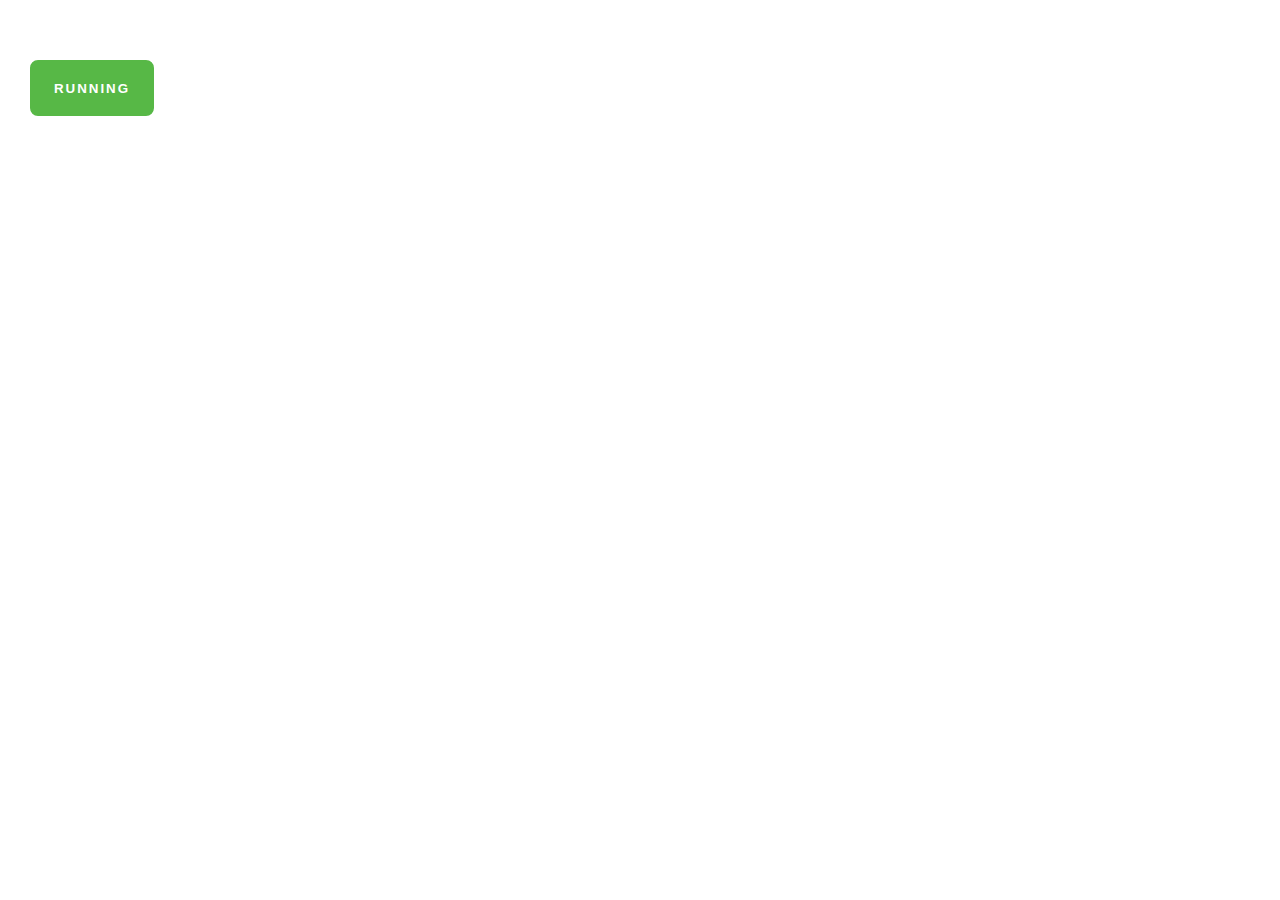
<file: button animation/index.html>
<!DOCTYPE html>
<html>
<head>
    <meta charset="utf-8" />
    <meta http-equiv="X-UA-Compatible" content="IE=edge">
    <title>Page Title</title>
    <meta name="viewport" content="width=device-width, initial-scale=1">
    <link rel="stylesheet" type="text/css" media="screen" href="style.css" />
</head>
<body>
    <button class="btn">RUNNING</button>
    
</body>
</html>
</file>
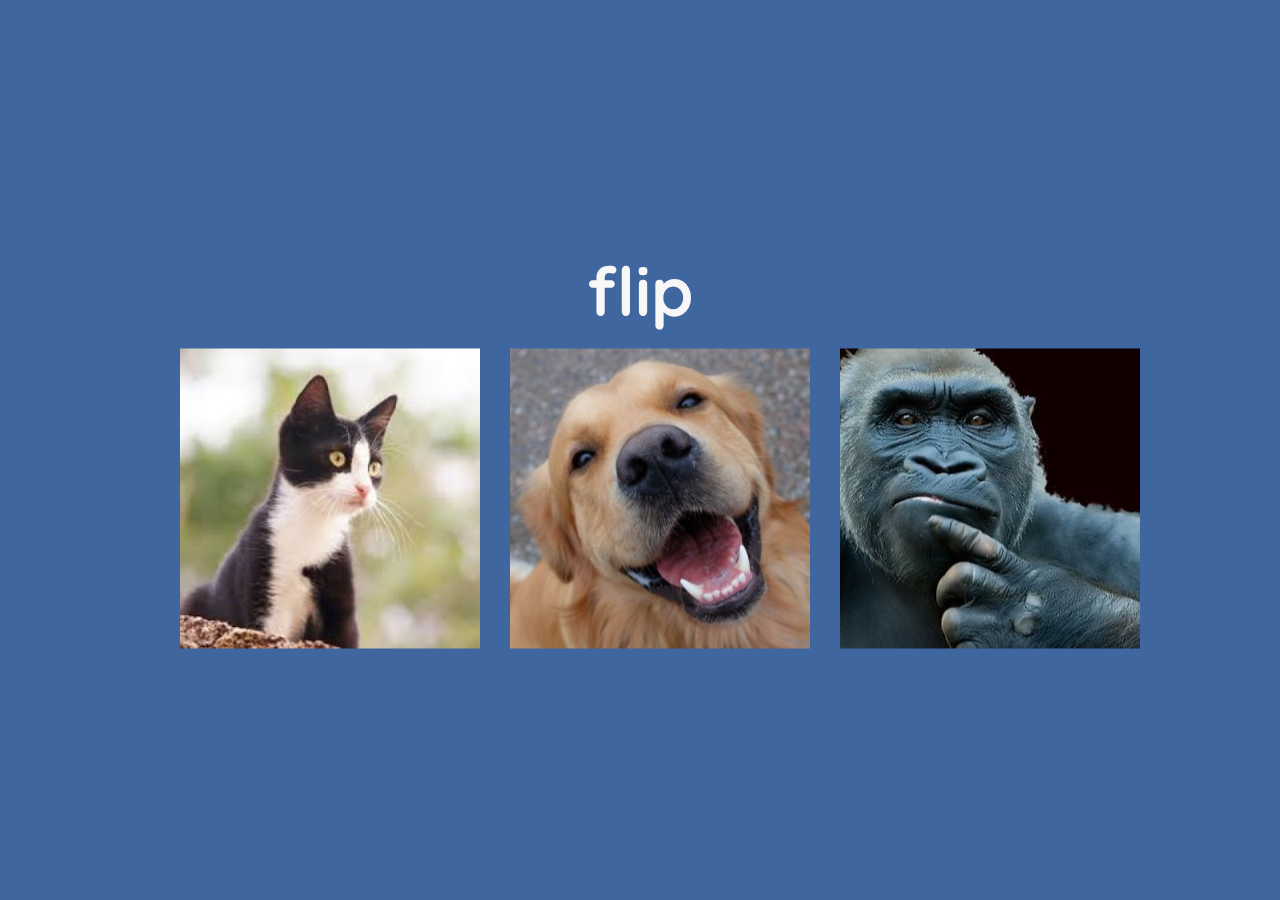
<file: flip/index.html>
<!DOCTYPE html>
<html lang="en">
<head>
  <meta charset="UTF-8">
  <meta name="viewport" content="width=device-width, initial-scale=1.0">
  <meta http-equiv="X-UA-Compatible" content="ie=edge">
  <link href="https://fonts.googleapis.com/css?family=Quicksand" rel="stylesheet">
  <link rel="stylesheet" href="index.css">
  <title>flip</title>
</head>
<body>
  <div class="container">
    <h1 class="flip-title">flip</h1>
    <ul class="flip-list">
      <li class="flip-list__item">
        <img src="static/cat.jpg" alt="" class="flip-list__pic">
      </li>
      <li class="flip-list__item">
        <img src="static/dog.jpg" alt="" class="flip-list__pic">
      </li>

      <li class="flip-list__item">
        <img src="static/ape.jpg" alt="" class="flip-list__pic">
      </li>
    </ul>
  </div>

</body>
</html>
</file>
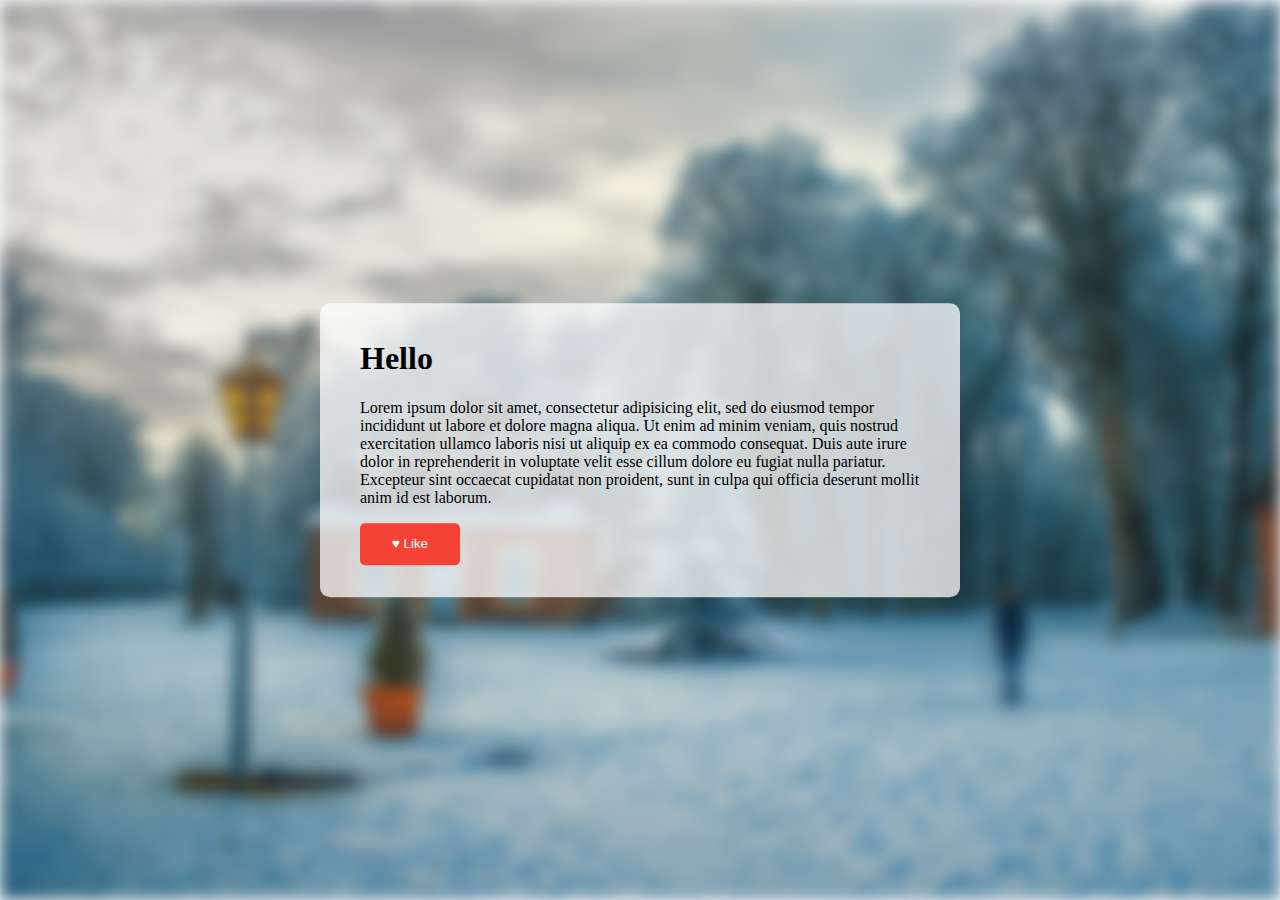
<file: frosted-glass/index.html>
<!DOCTYPE html>
<html>
  <head>
    <meta charset="utf-8">
    <link rel="stylesheet" type="text/css" href="style.css">
  </head>
  <body>
    <div class="wrapper">
        <div class="content">
          <h1>Hello</h1>
          <p>Lorem ipsum dolor sit amet, consectetur adipisicing elit, sed do eiusmod tempor incididunt ut labore et dolore magna aliqua. Ut enim ad minim veniam, quis nostrud exercitation ullamco laboris nisi ut aliquip ex ea commodo consequat. Duis aute irure dolor in reprehenderit in voluptate velit esse cillum dolore eu fugiat nulla pariatur. Excepteur sint occaecat cupidatat non proident, sunt in culpa qui officia deserunt mollit anim id est laborum.</p>
          <button class="like"></button>
        </div>
    </div>
  </body>
</html>
</file>
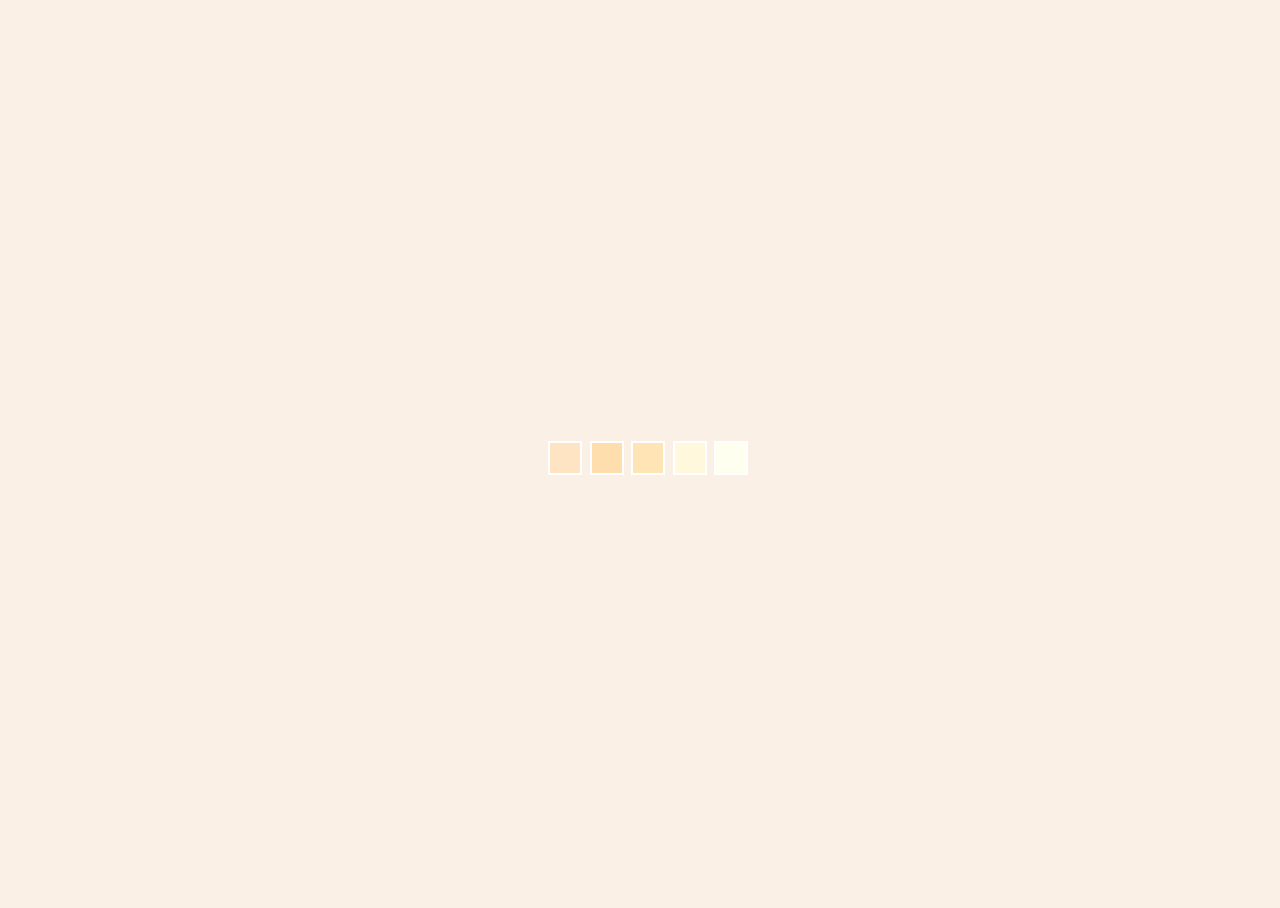
<file: loading/index.html>
<!DOCTYPE html>
<html lang="en">
<head>
  <meta charset="UTF-8">
  <meta name="viewport" content="width=device-width, initial-scale=1.0">
  <meta http-equiv="X-UA-Compatible" content="ie=edge">
  <link rel="stylesheet" href="loading-cubes.css">
  <title>Loading Cubes</title>
</head>
<body>

  <div class="container">
    <div class="cubes">
      <div class="cube"></div>
      <div class="cube"></div>
      <div class="cube"></div>
      <div class="cube"></div>
      <div class="cube"></div>
    </di>
  </div>


</body>
</html>
</file>
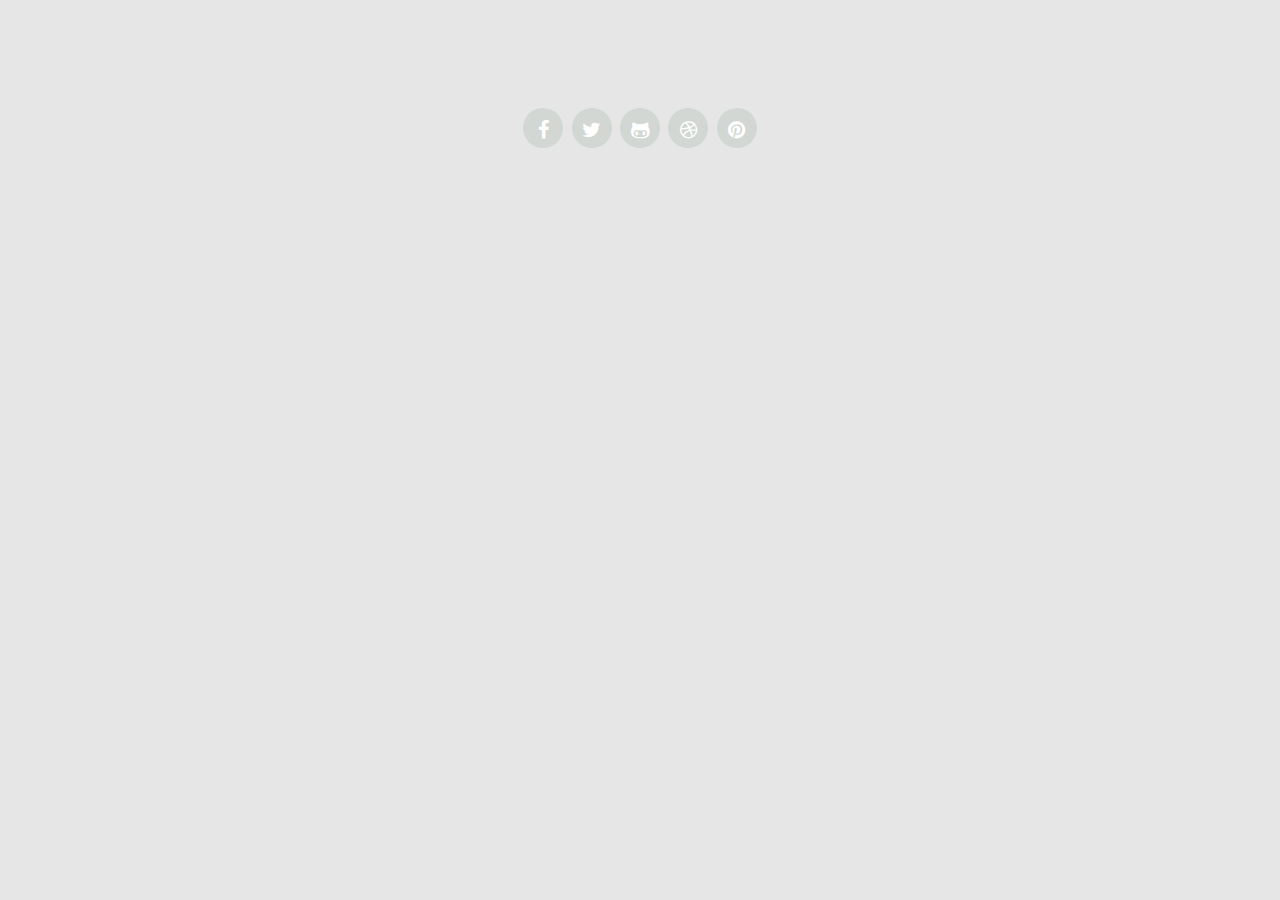
<file: social media icon/index.html>
<!DOCTYPE html>
<html>

<head>
    <meta charset="utf-8" />
    <meta http-equiv="X-UA-Compatible" content="IE=edge">
    <title>Page Title</title>
    <meta name="viewport" content="width=device-width, initial-scale=1">
    <link rel="stylesheet" type="text/css" media="screen" href="style.css" />
    <link rel="stylesheet" href="https://maxcdn.bootstrapcdn.com/font-awesome/4.5.0/css/font-awesome.min.css">
</head>

<body>

    <div>
        <a href="http://www.facebook.com" class="icon facebook"><span>Facebook</span></a>
        <a href="http://www.twitter.com" class="icon twitter"><span>Twitter</span></a>
        <a href="http://www.github.com" class="icon github"><span>GitHub</span></a>
        <a href="http://www.dribble.com" class="icon dribble"><span>Dribble</span></a>
        <a href="http://www.pinterest.com" class="icon pinterest"><span>Pinterest</span></a>
    </div>
</body>

</html>
</file>
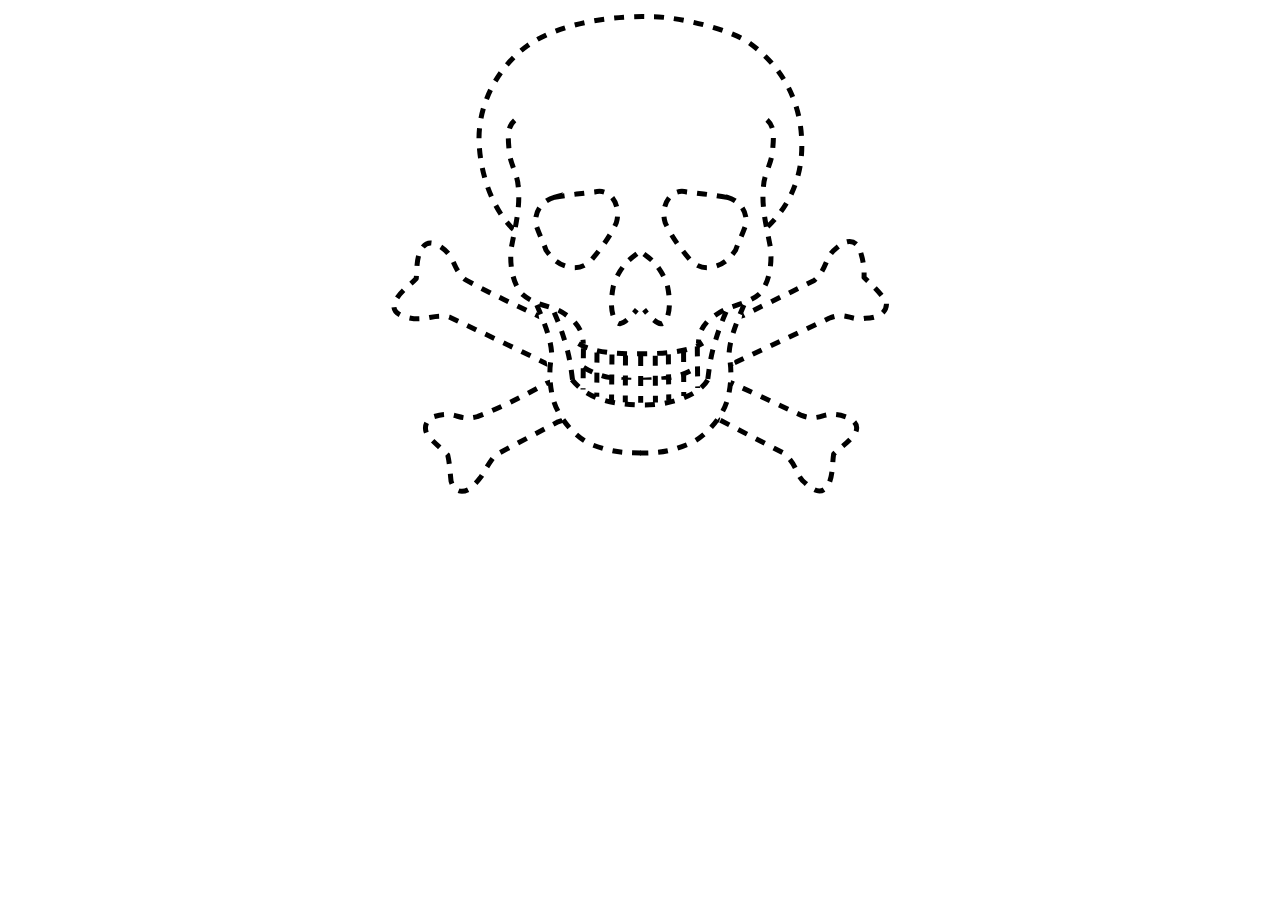
<file: svg-animation/index.html>
<!DOCTYPE html>
<html>
  <head>
    <meta charset="utf-8">
    <link rel="stylesheet" href="svg-animation.css">
    <title>Svg Animation</title>
  </head>
  <body>
    <svg xmlns="http://www.w3.org/2000/svg" width="510" height="490" version="1">
    <path fill="#FFF" stroke="#000" stroke-width="12.5" d="M335.4 412.27l63.28 32.9c14.98 13.03 11.24 21.9 21.65 29.96 10.26 9.43 16.8 10.96 22.9 2.08 4.85-10.1 3.88-20.2 5.4-31.2 7.08-6.8 12.9-10.2 18.74-17 6.38-7.1 6.1-14.1-3.75-19.1-8.2-3.3-15.96-5-25.8-2.1-6.26 2-12.92 3.1-21.24-.4l-68.28-31.7-194-67.3c-26.1-12.7-47.78-22.2-73.6-36.5-14.02-11.1-9.5-23.8-26.48-34.1-7.47-3.7-12.87-5.4-18.85 4.8-3.82 9-3.52 18.6-4.1 27.9-6.68 7.2-14.24 11.4-19.73 20.3-7.95 12.8 4.1 17 10.6 18.6 18.44 4.6 25.1-3.7 42.1-.3 33.05 15.4 66.4 31.4 98.3 47.1z" stroke-linejoin="round"/>
    <path fill="#FFF" stroke="#000" stroke-width="12.5" d="M349.56 354.82l94.5-44.54c17.9-7.08 20.4 2.9 36.2 0 12.08-.14 22.07-4.86 21.24-16.23-6.1-9.03-11.8-14.7-22.48-24.57.56-10.54-1.4-20.67-5.4-30.8-4.17-5.97-11.67-8.6-22.9 2.08-11.38 8.6-7.78 20.12-22.07 32.05-23.3 11.6-44.54 21.8-70.35 34.6l-196.5 67.9c-22.75 12.1-43.42 23.3-69.5 33.3-21.24 5.3-20.4-7.7-46.2.9-7.37 5.8-7.23 14.2-1.26 20.4 6.93 6.8 11.8 11.1 17.9 17.1 1.94 8.6 2.22 16 3.33 26.3 4.16 12.6 13.33 11.9 21.23 5.8 3.47-4.3 7.77-8.2 10.4-12.9 3.6-6.2 7.64-13.3 12.5-19.1l62.85-33.3z" stroke-linejoin="round"/>
    <path fill="#FFF" stroke="#000" stroke-width="12.5" d="M128.5 221.56c-19.14-18.6-32.5-50.9-34.37-85.75-2-38.4 18.22-76.5 48.54-98.3C176.64 13.6 233.43 7 268.75 8.8c23.92.02 77.2 12.42 96.02 26.43 33 24 50.68 58.04 51.9 96.85 1.82 38.98-14.6 68.68-34.7 87.2"/>
    <path fill="#FFF" d="M130.4 215s-23.13 70.03 21.44 81.97l16.25 93.66c17.1 73.72 154.4 73.77 174.6 0l16.2-93.66c45.7-12.2 22.5-82 22.5-82z"/>
    <path fill="none" stroke="#000" stroke-width="12.5" d="M129.66 112.27c-7.75 6.78-6.77 16.97-5.38 32.2 1.1 11.55 8.48 22.93 8.87 33.5 2.7 22.27-3.88 44.56-6.98 62.78-2.13 20.92 3.88 38.95 11.63 45.92 7.75 6.88 17.76 9.73 28.27 12.94 9.55 2.5 14.5 6.9 21.73 12.3 8.6 9.2 10.66 16.7 10.46 26m183.8-226.1c7.75 6.8 6.77 17 5.38 32.2-1.1 11.6-8.48 23-8.87 33.5-2.7 22.3 3.88 44.6 6.98 62.8 2.13 21-3.88 39-11.63 46-7.75 6.9-21.94 10.6-28.27 12.9-7.37 2.6-14.92 7.3-21.72 12.7-8.2 7.9-10.66 16.3-10.47 25.6"/>
    <path fill="none" stroke="#000" stroke-width="12.5" d="M151.82 296.96c6.94 16.8 14.3 33.16 15 50.37-3.2 13.88-2.23 30.25 1.24 43.3 4.44 17.9 21.78 39.12 39.13 46.2 17.7 6.45 28.8 8.12 48.7 8.12"/>
    <path fill="none" stroke="#000" stroke-width="12.5" d="M358.92 296.96c-6.94 16.8-14.3 33.16-14.98 50.37 3.2 13.87 2.22 30.25-1.25 43.3-4.5 17.9-22 38.5-39.4 45.58-17.4 7.1-28.5 8.8-48.3 8.8"/>
    <path stroke="#000" stroke-width="1pt" d="M251.9 245.7c-9.7 7.38-11.86 9.86-17.22 18.02-1.94 3.15-5.56 10.5-6.55 15.44-1 4.94-1.73 12.1-1.72 15.9.1 12.85 4.1 20.9 8.6 20.63 4-.5 9.1-4.7 16.8-14.1m7.1-55.7c9.7 7.3 11.9 9.8 17.2 18 2 3.1 5.6 10.5 6.6 15.4s1.8 12.1 1.7 15.9c0 12.8-4.1 20.9-8.5 20.6-4-.5-9.1-4.7-16.8-14.1m-89.5-112.3c13.5-2.4 26.5-3.9 40-5.4 17.6-4.5 26.5 15.6 21.7 30.8-6.1 13.4-14.7 25.2-24.5 36.6-7.6 8.6-16.7 9.9-25.4 7-7-2-13.4-6.3-20.4-16.3-3-8.6-5.6-13.1-9.5-23.7-3.02-9.9 1.7-24.6 18.3-29.2zm172.1 0c-13.4-2.4-26.5-3.9-39.9-5.4-17.6-4.5-26.5 15.6-21.6 30.8 6.1 13.4 14.7 25.2 24.6 36.6 7.7 8.6 16.8 9.9 25.4 7 7-2 13.5-6.3 20.4-16.3 3.1-8.6 5.7-13.1 9.6-23.7 3.1-9.9-1.7-24.6-18.3-29.2z"/>
    <path fill="none" stroke="#000" stroke-width="6.25" d="M169.23 304.53c5.7 13.34 7.45 18.4 11.55 31.72 3.5 12.3 4.8 19.8 6.95 37.26m153.37-69.7c-5.7 13.4-7.46 18.4-11.57 31.7-3.5 12.3-4.78 19.8-6.94 37.3"/>
    <path fill="none" stroke="#000" stroke-width="5" d="M193.52 335.73c14.7 9.03 40.16 10.42 62.95 10 25.4-.12 47.13-1.95 61.4-10.6m-119.2 24.15c16.23 10.2 35.33 13.7 57.32 12.88 22.8-.56 40.3-2.48 56-13.17"/>
    <path fill="none" stroke="#000" stroke-width="6.25" d="M186.9 371.64c17.36 20.95 41.6 24.6 69.17 25.32 29.5 1.08 59.16-10.65 66.8-25.3"/>
    <path stroke="#000" stroke-width="5" d="M198.44 340.26l-.4 41.2m13.93-36.83l-.2 44.12m15.2-42.25l-.43 46.2m13.96-45.16l-.22 46.83m15.4-46.4v46.82m14.57-47.1l.2 46.8m12.92-48.1l.4 46m14.8-48.5l.2 44.1m13.53-49.6l.4 41.6"/>
  </svg>
  </body>
</html>
</file>
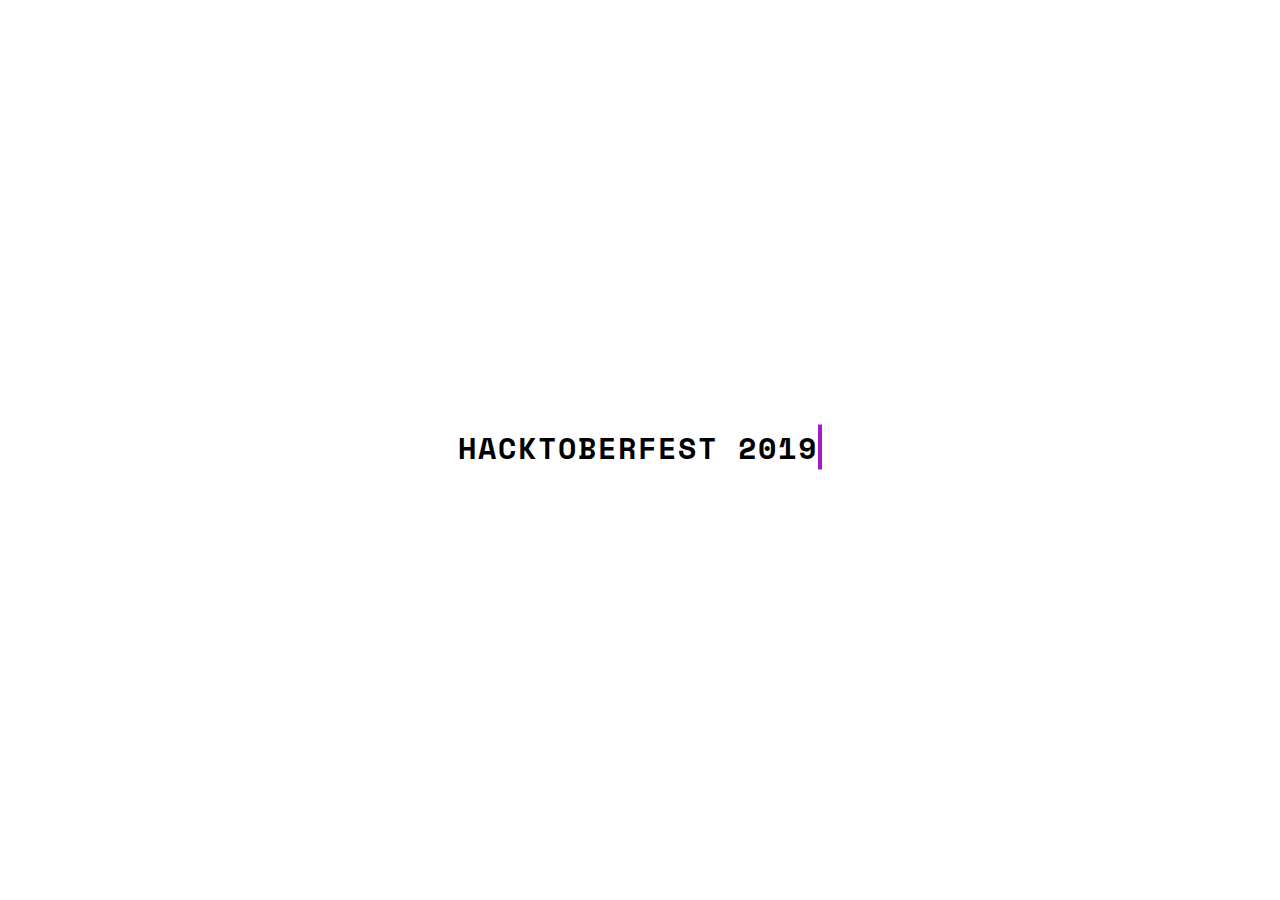
<file: type-animation/index.html>
<!DOCTYPE html>
<html>

<head>
    <meta charset="utf-8">
    <link href="https://fonts.googleapis.com/css?family=Space+Mono&display=swap" rel="stylesheet">
    <link rel="stylesheet" href="type-animation.css">
    <title>Type Animation</title>
</head>

<body>
    <div class="typeAnimation">
        <div class="typeAnimation-text">
            HACKTOBERFEST 2019
        </div>
    </div>
</body>

</html>
</file>
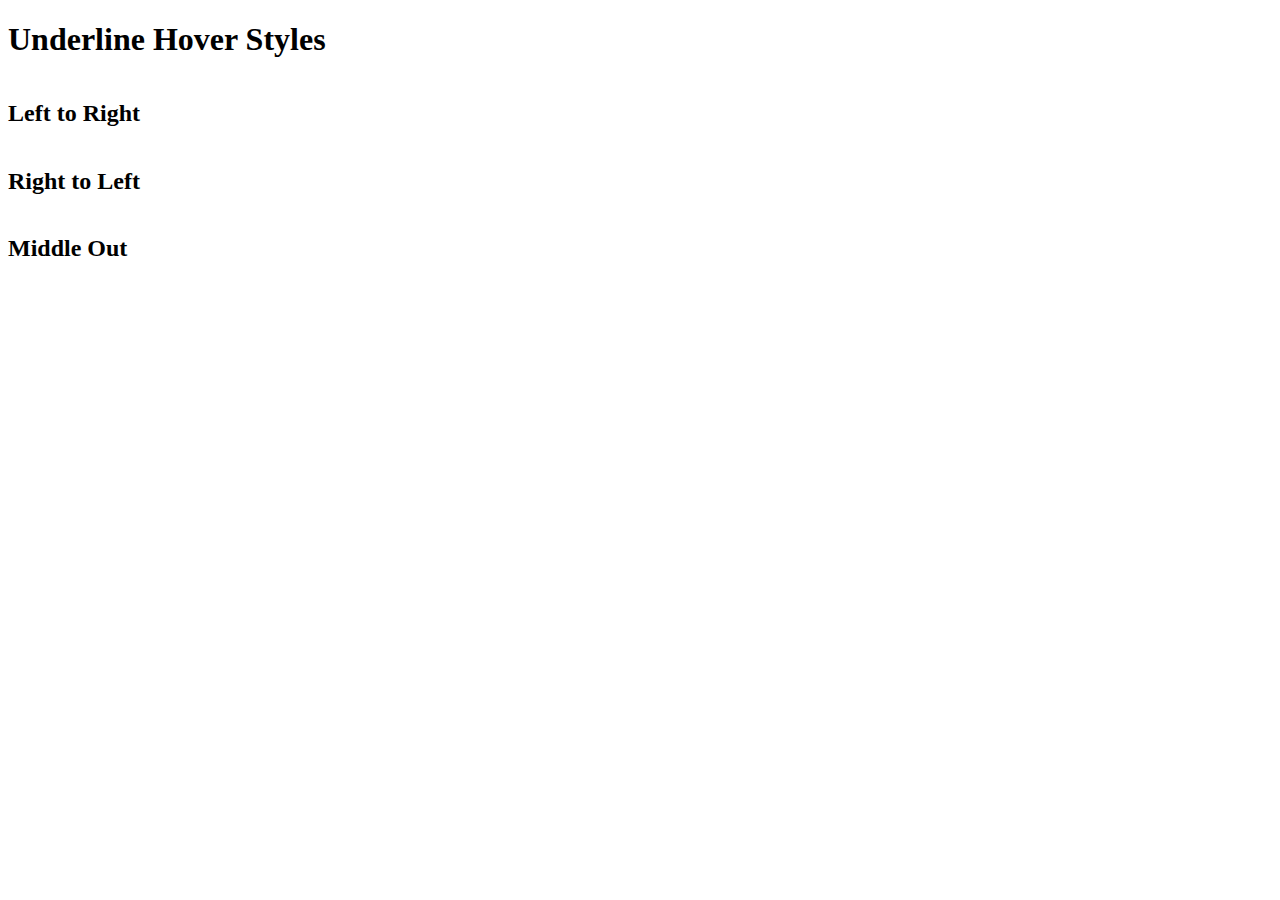
<file: underline/index.html>
<!DOCTYPE html>
<html lang="en">
<head>
  <meta charset="UTF-8">
  <meta name="viewport" content="width=device-width, initial-scale=1.0">
  <meta http-equiv="X-UA-Compatible" content="ie=edge">
  <title>Underline Styles</title>
  <link rel="stylesheet" href="styles.css">
</head>
<body>

  <h1>Underline Hover Styles</h1>

  <h2 class="underline-lr">Left to Right</h2>
  <br/>
  <h2 class="underline-rl">Right to Left</h2>
  <br/>
  <h2 class="underline-middle">Middle Out</h2>
  
</body>
</html>
</file>
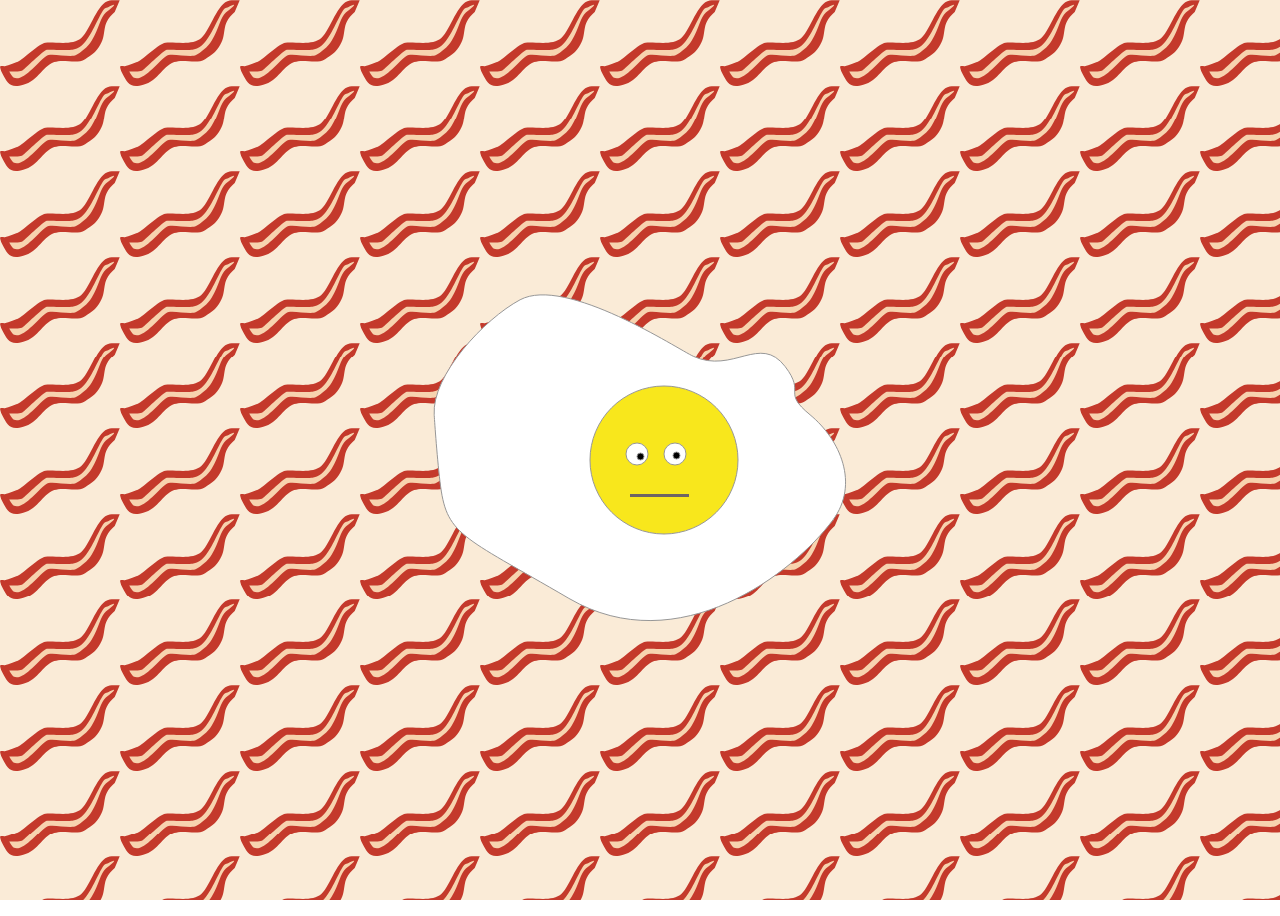
<file: animate-egg/imagezoom.html>
<!DOCTYPE html>
<head>
	<title>imagezoom</title>
	<link rel=stylesheet href="egg.css">
	<meta name="viewport" content="width=device-width">

</head>
<body>
	<div class="container">
		<svg width="414px" height="328px" viewBox="0 0 414 328" version="1.1" xmlns="http://www.w3.org/2000/svg" xmlns:xlink="http://www.w3.org/1999/xlink">
		    <!-- Generator: Sketch 46.2 (44496) - http://www.bohemiancoding.com/sketch -->
		    <title>egg</title>
		    <desc>Created with Sketch.</desc>
		    <defs></defs>
		    <g id="Page-1" stroke="none" stroke-width="1" fill="none" fill-rule="evenodd">
		        <g id="egg" transform="translate(1.000000, 0.000000)">
		            <path d="M5.9765625,187.589844 C2.69237318,159.942474 0.338973062,123.161645 0.1875,120.804688 C-2.342763,81.4331784 50.1147331,25.0593239 86.1065753,5.7734375 C131.743295,-18.6805651 244.930251,55.8016341 259.3125,62.3007812 C299.07893,80.2707019 326.133494,39.7459971 351.164062,72.5664062 C372.322952,100.310219 347.138288,96.8805673 376.078886,120.804688 C406.407918,145.876576 425.520323,190.001274 398.917969,225.984375 C359.980469,278.652344 244.582031,368.414062 134.898438,304.390625 C25.2148438,240.367187 12.3540166,241.277318 5.9765625,187.589844 Z" id="wite-sth" stroke="#979797" fill="#FFFFFF"></path>
		            <circle id="head" stroke="#979797" fill="#F8E71C" cx="230" cy="166" r="74"></circle>
		            <circle id="eye4" stroke="#979797" fill="#FFFFFF" cx="203" cy="160" r="11"></circle>
		            <circle id="eye3" stroke="#979797" fill="#FFFFFF" cx="241" cy="160" r="11"></circle>
		            <path d="M197.5,201.5 L253.5,201.5" id="line" stroke="#6E6464" stroke-width="3" stroke-linecap="square"></path>
		            <circle id="eye2" stroke="#979797" fill="#000000" cx="242.5" cy="161.5" r="3.5"></circle>
		            <circle id="eye1" stroke="#979797" fill="#000000" cx="206.5" cy="162.5" r="3.5"></circle>
		        </g>
		    </g>
		</svg>

		<div class="bg"></div>
	</div>
</body>
</file>
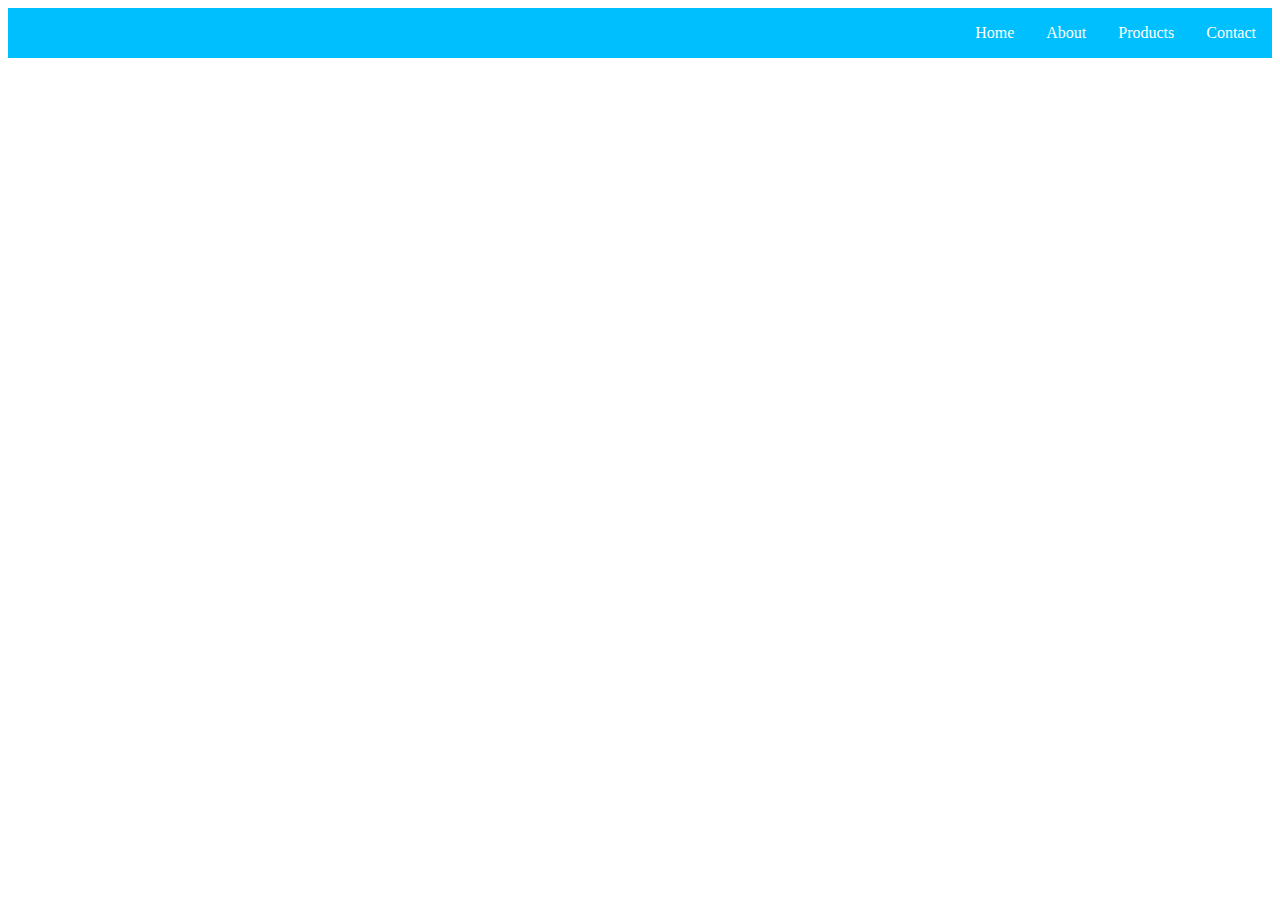
<file: flexbox/flexbox.html>
<!DOCTYPE html>
<html>
  <head>
    <meta charset="utf-8">
    <link rel="stylesheet" href="flexbox.css">
    <title>Flexbox</title>
  </head>
  <body>

    <!-- Create a NavBar with Flexbox -->

    <ul class="navigation">
      <li><a href="#">Home</a></li>
      <li><a href="#">About</a></li>
      <li><a href="#">Products</a></li>
      <li><a href="#">Contact</a></li>
    </ul>


  </body>
</html>
</file>
<file: button animation/style.css>
.btn
{
    width: 10%;
    margin: 50px 20px;
    font-weight: bold;
    position:absolute;
    background: #57B846;
    height: 60px;
    text-align: center;
    color: #fff;
    letter-spacing: 2px;
    border: 2px solid;
    border-radius: 10px;
    cursor: pointer;
    animation: animated_div 5s 1;
}


@keyframes animated_div
{
0% {transform: rotate(0deg);left:0px;}
25% {transform: rotate(20deg);left:0px;background: coral;}
50% {transform: rotate(0deg);left:1360px;background: crimson;}
55% {transform: rotate(0deg);left:1360px;background: lightcoral;}
70% {transform: rotate(0deg);left:1360px;background:#1ec7e6;}
100% {transform: rotate(-360deg);left:0px;}
}
</file>
<file: flip/index.css>
body {
  background: #3f669f;
  margin: 0;
  font-family: 'Quicksand', sans-serif;
}



.container {
  max-width: 1000px;
  margin: 0 auto;
  height: 100%;
  position: relative;
  top: 50vh;
  transform: translateY(-50%);
}

.flip-title {
  color: #f7f7f7;
  margin: 0;
  text-align: center;
  font-size: 68px;
}

.flip-list {
  list-style: none;
  display: -webkit-flex;
  display: -ms-flex;
  display: flex;
  justify-content: space-between;
}

.flip-list__item {
  cursor: pointer;
}

.flip-list__pic {
  width: 300px;
  transition: transform 600ms ease-in-out;
}

.flip-list__item:hover .flip-list__pic {
  transform: scaleX(-1);
}
</file>
<file: frosted-glass/style.css>
html, body {
  margin: 0;
  padding: 0;
}

div.wrapper::before {
  content: "";
  display: block;
  width: 100vw;
  height: 100vh;
  background-image: url('./bg.jpeg');
  background-size: cover;
  filter: blur(8px);
}

div.wrapper > div.content {
  position: absolute;
  left: 50%;
  top: 50%;
  transform: translate(-50%, -50%);
  background-color: rgba(255, 255, 255, 0.75);
  padding: 1em 2.5em 2em 2.5em;
  border-radius: 10px;
}

button.like {
  min-width: 7.5em;
  background-color: #f44336;
  border: none;
  border-radius: 5px;
  cursor: pointer;
  color: white;
  padding: 1em;
}

button.like::before {
  content: "♥ Like";
}
</file>
<file: loading/loading-cubes.css>
body{
  background-color:#FAF0E6;
}
.container{
  position: absolute;
  width: 100%;
  height: 100%;
  display: flex;
  justify-content: center;
  align-items: center;
}
.cubes{
  width:200px;
  margin: 10% auto;
  display:flex;
  align-items: center;
  justify-content: space-between;
}
.cube{
  width: 30px;
  height: 30px;
  border:2px solid #fff;
  background-color:#FFE4C4;

  transform:scale(1.0);

  animation-duration: 0.4s;
  animation-iteration-count: infinite;
  animation-direction: alternate;
  animation-name: sizeCube;

}
.cube:nth-child(2){
  animation-delay: 0.1s;
  background-color:#FFDEAD;
}
.cube:nth-child(3){
  animation-delay: 0.2s;
  background-color:#FFE4B5;
}
.cube:nth-child(4){
  animation-delay: 0.3s;
  background-color:#FFF8DC;
}
.cube:nth-child(5){
  animation-delay: 0.4s;
  background-color:#FFFFF0;
}

@keyframes sizeCube{
  from{
    transform:scale(1.0);
  }
  to{
    transform:scale(1.5);
  }
}
</file>
<file: social media icon/style.css>
body{
	background: #e6e6e6;
	font-family: "Helvetica", "Arial";
	padding-top: 100px;
	text-align: center;
}

a{
	background: #D2D7D3;
	color: #222;
	border-radius: 100%;
	display: inline-block;
	text-align: center;
	text-decoration: none;
	position: relative;
	width: 40px;
	height: 28px;
	margin: 0 2px;
	padding-top: 12px;
	-webkit-transition: all .5s;
	-moz-transition: all .5s;
	transition: all .5s;
}
a.icon:before{
	font-family: "FontAwesome", sans-serif;
	color: #fff;
	font-size: 20px;
}
a.facebook:before{
	content: '\f09a';
}
a.twitter:before{
	content: '\f099';
}
a.github:before{
	content: '\f113';
}
a.dribble:before{
	content: '\f17d';
}
a.pinterest:before{
	content: '\f0d2';
}

a span{
	background: #fff;
	color: #222;
	font-size: 14px;
	font-weight: bold;
	position: absolute;
	bottom: 0;
	left: -25px;
	right: -25px;
	padding: 5px 7px;
	visibility: hidden;
	opacity: 0;
	-webkit-transition: all .4s;
	transition: all .4s;
}
a span:before{
	content: '';
	width: 0;
	height: 0;
	border-left: 5px solid transparent;
	border-right: 5px solid transparent;
	border-top: 5px solid #fff;
	position: absolute;
	bottom: -5px;
	left: 40px;
}
a:hover span{
	bottom: 50px;
	visibility: visible;
	opacity: 1;
}

/* hover over the icons now to see the tooltips! */
a.facebook:hover{
	background-color: #4183d7;
	color: #bfbfbf;
}
a.facebook span{
	color: #4183d7;
}
a.twitter:hover{
	background-color: #19b5fe;
	color: #fff;
}
a.twitter span{
	color: #19b5fe;
}
a.github:hover{
	background-color: #000;
	color: #fff;
}
a.github span{
	color: #000;
}
a.dribble:hover{
	background-color: #f62459;
	color: #fff;
}
a.dribble span{
	color: #f62459;
}
a.pinterest:hover{
	background-color: #f22613;
	color: #ff;
}
a.pinterest span{
	color: #f22613;
}
</file>
<file: svg-animation/svg-animation.css>
body{
  display: flex;
  justify-content: center;
  align-items: center;
}
path {
  fill:#FFFFFF;
  stroke-width:5;
  stroke-dasharray: 10;
  animation-duration: 1s;
  animation-iteration-count: infinite;
  animation-direction: alternate;
  animation-name: svgAnimation;

}
@keyframes svgAnimation {

  to {
      stroke-width:15px;
      stroke-dashoffset: 1000;
  }
}
</file>
<file: type-animation/type-animation.css>
.typeAnimation {
    font-family: 'Space Mono', monospace;
    display: inline-block;
    position: absolute;
	left: 50%;
  	top: 50%;
  	transform: translate(-50%, -50%);
}

.typeAnimation-text {
    display: inline-block;
  	overflow: hidden;
  	letter-spacing: 2px;
 	animation: typing 5s steps(30, end), blink .75s step-end infinite;
    white-space: nowrap;
    font-size: 30px;
    font-weight: 700;
    border-right: 4px solid #a11ec6;
    box-sizing: border-box;
}

@keyframes typing {
    from { 
        width: 0% 
    }
    to { 
        width: 100% 
    }
}

@keyframes blink {
    from, to { 
        border-color: transparent 
    }
    50% { 
        border-color: #a11ec6; 
    }
}
</file>
<file: underline/styles.css>
/*  Left to Right */

.underline-lr {
  display: inline-block;
  position: relative;
  padding-bottom: 1px;
}

.underline-lr:after {
  background-color: #000;
  content: '';
  display: block;
  position: absolute;
  top: 100%;
  left: 0;
  height: 2px;
  width: 0;
  transition: 0.5s ease all;
}

.underline-lr:hover:after {
  width: 100%;
}

/* Right to Left */

.underline-rl {
  display: inline-block;
  position: relative;
  padding-bottom: 1px;
}

.underline-rl:after {
  background-color: #000;
  content: '';
  display: block;
  position: absolute;
  top: 100%;
  right: 0;
  height: 2px;
  width: 0;
  transition: 0.5s ease all;
}

.underline-rl:hover:after {
  width: 100%;
}

/* Middle Out */

.underline-middle {
  display: inline-block;
  position: relative;
  padding-bottom: 1px;
}

.underline-middle:after {
  background-color: #000;
  content: '';
  display: block;
  top: 100%;
  margin: auto;
  height: 2px;
  width: 0;
  transition: 0.5s ease all;
}

.underline-middle:hover:after {
  width: 100%;
}
</file>
<file: animate-egg/egg.css>
.container {
  display: flex;
  justify-content: center;
  align-items: center;
  height: 100vh;
  margin: 0;
}

@keyframes eyes {
  0% {
    transform: scale(1) translate(0,0);
    transition: transform 1s ease;
  }
  50% {
     transform: rotateX(20deg) translate(2px,2px);
  }
  100% {
    transform: scale(1) translate(0,0);
  }
}

@keyframes line {
  0% {
    transform: translate(0px,0);
    transition: transform 1s ease;
  }
  50% {
    transform: translate(5px,-5px);
    transition: transform 1s ease;
  }
  100% {
    transform: translate(0,0);
  }
}

@keyframes deadbone {
  0% {
    background-position: 0 0;
  }
  100% {
    background-position: 0 5000px;
  }
}

#eye1, #eye2 {
  animation: eyes 3s linear infinite;
}

#line {
  animation: line 3s linear infinite;
}

@keyframes bacon {
  0% {
    background-position: 0 0;
  }
  100% {
    background-position: 0 5000px;
  }
}

.bg {
  background-image: url('bacon.svg');
  background-size: 120px;
  height: 100%;
  width: 100%;
  position: absolute;
  z-index: -1;
  animation: bacon 40s linear infinite;
  background-color: antiquewhite;
  top: 0;
  left: 0;
  right: 0;
  bottom: 0;
}
</file>
<file: flexbox/flexbox.css>
.navigation {
  list-style: none;
  margin: 0;

  background: deepskyblue;

  display: -webkit-box;
  display: -moz-box;
  display: -ms-flexbox;
  display: -webkit-flex;
  display: flex;

  -webkit-flex-flow: row wrap;
  justify-content: flex-end;
}

.navigation a {
  text-decoration: none;
  display: block;
  padding: 1em;
  color: white;
}

.navigation a:hover {
  background: darken(deepskyblue, 2%);
}

@media all and (max-width: 800px) {
  .navigation {
    justify-content: space-around;
  }
}

@media all and (max-width: 600px) {
  .navigation {
    -webkit-flex-flow: column wrap;
    flex-flow: column wrap;
    padding: 0;
  }

  .navigation a {
    text-align: center;
    padding: 10px;
    border-top: 1px solid rgba(255,255,255,0.3);
    border-bottom: 1px solid rgba(0,0,0,0.1);
  }


  .navigation li:last-of-type a {
    border-bottom: none;
  }
}
</file>
